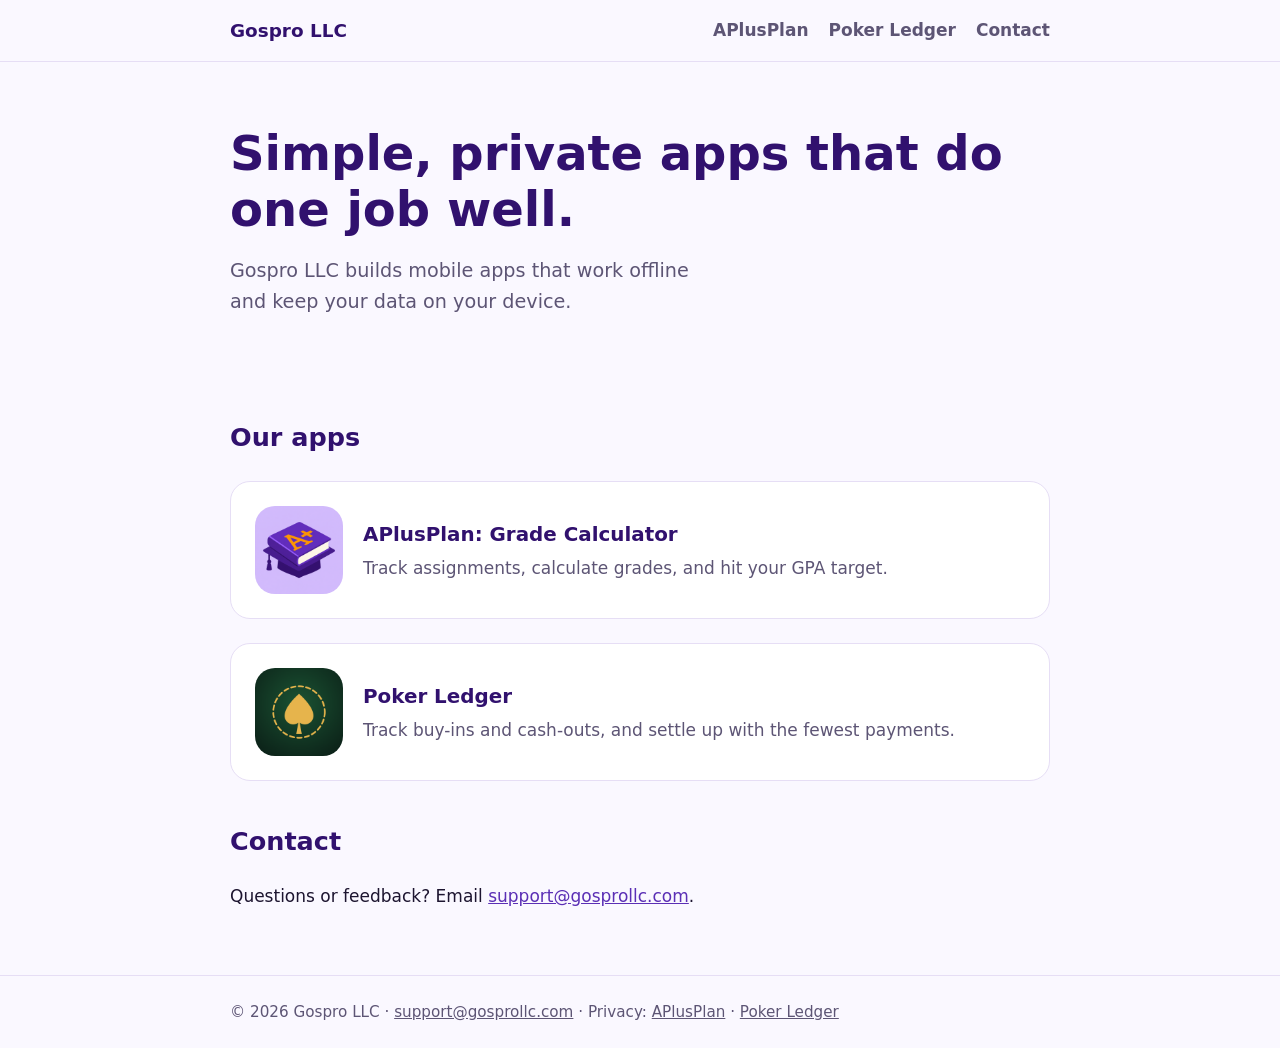
<file: index.html>
<!doctype html>
<html lang="en"><head><meta charset="utf-8"><meta name="viewport" content="width=device-width,initial-scale=1">
<title>Gospro LLC</title><meta name="description" content="Gospro LLC builds simple, private mobile apps."><link rel="icon" href="./assets/aplusplan-icon.png">
<link rel="stylesheet" href="./style.css"></head><body>
<header class="site"><div class="wrap"><a class="logo" href="./">Gospro LLC</a>
<nav><a href="./aplusplan/">APlusPlan</a><a href="./pokerledger/">Poker Ledger</a><a href="mailto:support@gosprollc.com">Contact</a></nav></div></header>
<main class="wrap">
<section class="hero"><h1>Simple, private apps that do one job well.</h1>
<p class="lead">Gospro LLC builds mobile apps that work offline and keep your data on your device.</p></section>
<h2>Our apps</h2>
<a class="card" href="aplusplan/"><img src="assets/aplusplan-icon.png" alt="APlusPlan icon"><div><h3>APlusPlan: Grade Calculator</h3><p>Track assignments, calculate grades, and hit your GPA target.</p></div></a>
<a class="card" href="pokerledger/"><img src="assets/pokerledger-icon.png" alt="Poker Ledger icon"><div><h3>Poker Ledger</h3><p>Track buy-ins and cash-outs, and settle up with the fewest payments.</p></div></a>
<h2>Contact</h2>
<p>Questions or feedback? Email <a href="mailto:support@gosprollc.com">support@gosprollc.com</a>.</p>
</main>
<footer><div class="wrap">&copy; 2026 Gospro LLC &middot; <a href="mailto:support@gosprollc.com">support@gosprollc.com</a> &middot; Privacy: <a href="./aplusplan/privacy/">APlusPlan</a> &middot; <a href="./pokerledger/privacy/">Poker Ledger</a></div></footer>
</body></html>
</file>
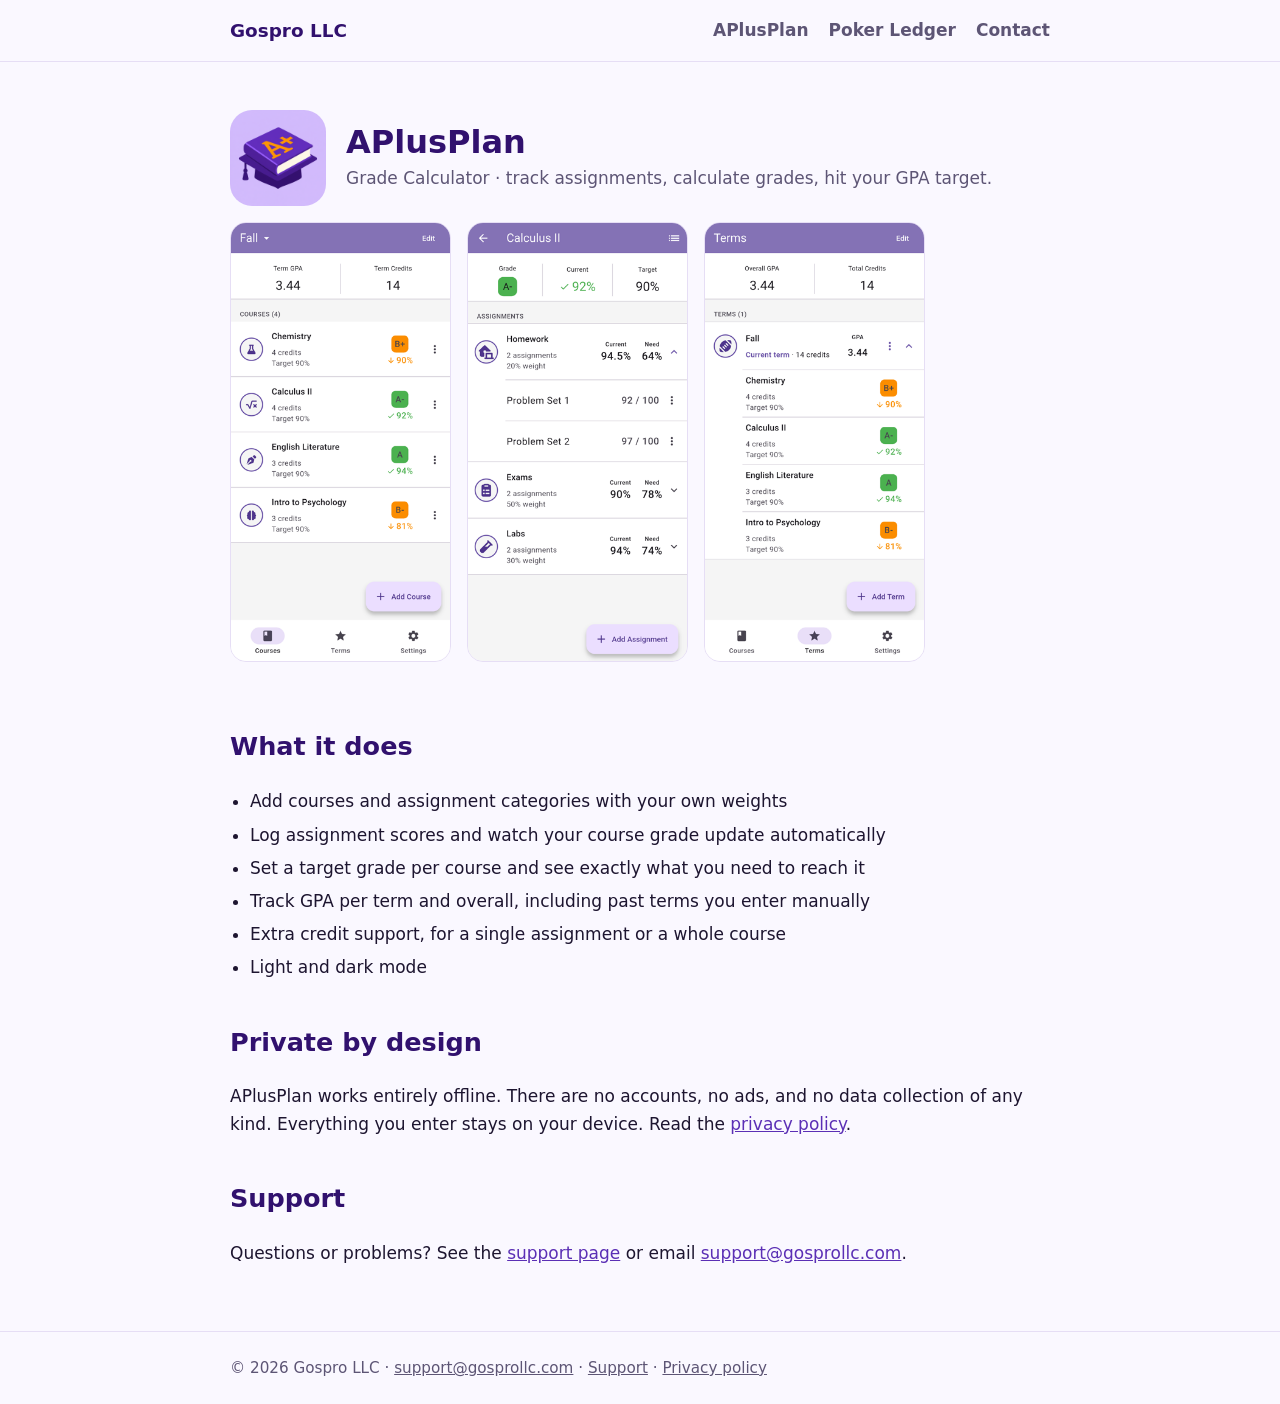
<file: aplusplan/index.html>
<!doctype html>
<html lang="en"><head><meta charset="utf-8"><meta name="viewport" content="width=device-width,initial-scale=1">
<title>APlusPlan: Grade Calculator | Gospro LLC</title><meta name="description" content="Track assignments, calculate grades, and hit your GPA target. Works offline with no accounts or ads."><link rel="icon" href="../assets/aplusplan-icon.png">
<link rel="stylesheet" href="../style.css"></head><body>
<header class="site"><div class="wrap"><a class="logo" href="../">Gospro LLC</a>
<nav><a href="../aplusplan/">APlusPlan</a><a href="../pokerledger/">Poker Ledger</a><a href="mailto:support@gosprollc.com">Contact</a></nav></div></header>
<main class="wrap">
<div class="app-head"><img src="../assets/aplusplan-icon.png" alt="APlusPlan icon"><div><h1>APlusPlan</h1><p class="tag">Grade Calculator &middot; track assignments, calculate grades, hit your GPA target.</p></div></div>
<div class="shots"><img src="../assets/01-courses.png" alt="Course list with grades and term GPA"><img src="../assets/02-course-detail.png" alt="Course detail with weighted categories and assignments"><img src="../assets/04-terms.png" alt="Terms with overall GPA"></div>
<h2>What it does</h2>
<ul class="feat"><li>Add courses and assignment categories with your own weights</li>
<li>Log assignment scores and watch your course grade update automatically</li>
<li>Set a target grade per course and see exactly what you need to reach it</li>
<li>Track GPA per term and overall, including past terms you enter manually</li>
<li>Extra credit support, for a single assignment or a whole course</li>
<li>Light and dark mode</li></ul>
<h2>Private by design</h2>
<p>APlusPlan works entirely offline. There are no accounts, no ads, and no data collection of any kind. Everything you enter stays on your device. Read the <a href="privacy/">privacy policy</a>.</p>
<h2>Support</h2>
<p>Questions or problems? See the <a href="support/">support page</a> or email <a href="mailto:support@gosprollc.com">support@gosprollc.com</a>.</p>
</main>
<footer><div class="wrap">&copy; 2026 Gospro LLC &middot; <a href="mailto:support@gosprollc.com">support@gosprollc.com</a> &middot; <a href="../aplusplan/support/">Support</a> &middot; <a href="../aplusplan/privacy/">Privacy policy</a></div></footer>
</body></html>
</file>
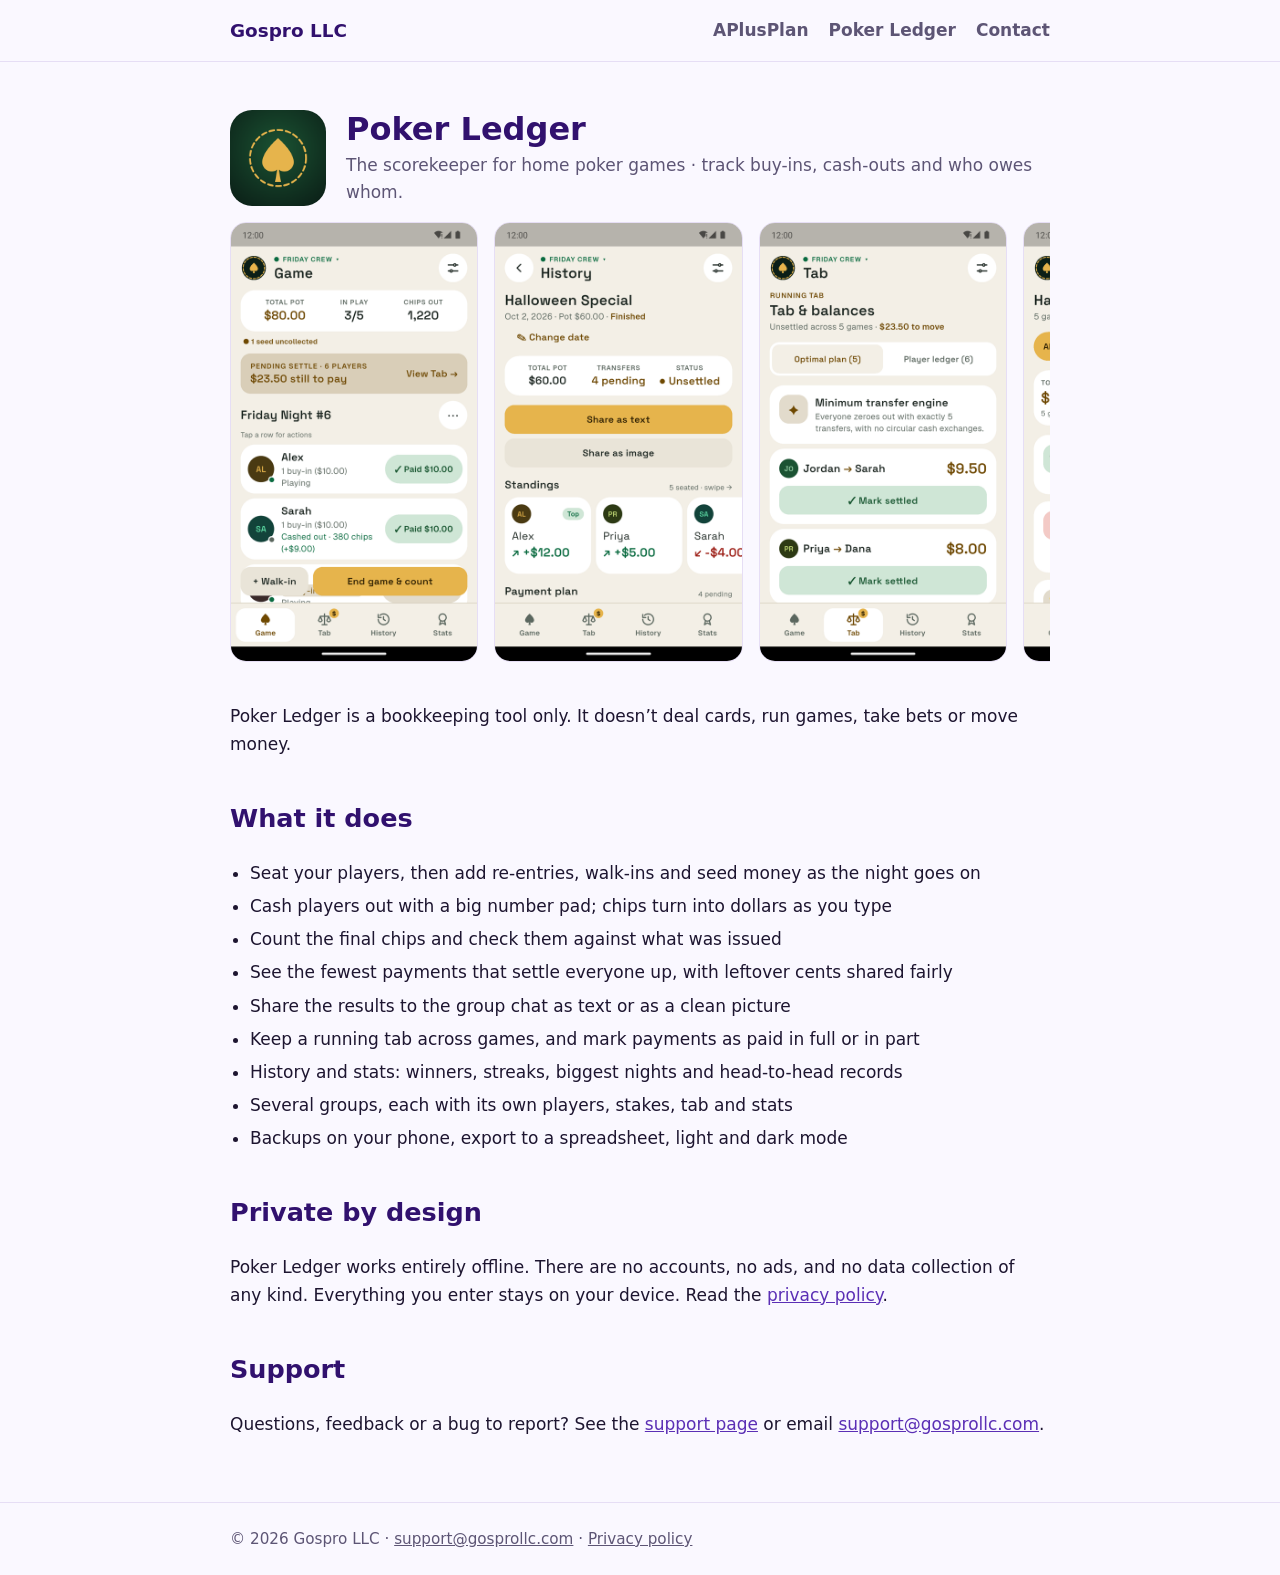
<file: pokerledger/index.html>
<!doctype html>
<html lang="en"><head><meta charset="utf-8"><meta name="viewport" content="width=device-width,initial-scale=1">
<title>Poker Ledger | Gospro LLC</title><meta name="description" content="Track poker buy-ins, cash-outs and who owes whom. Settle up in seconds. Works offline with no accounts or ads."><link rel="icon" href="../assets/pokerledger-icon.png">
<link rel="stylesheet" href="../style.css"></head><body>
<header class="site"><div class="wrap"><a class="logo" href="../">Gospro LLC</a>
<nav><a href="../aplusplan/">APlusPlan</a><a href="../pokerledger/">Poker Ledger</a><a href="mailto:support@gosprollc.com">Contact</a></nav></div></header>
<main class="wrap">
<div class="app-head"><img src="../assets/pokerledger-icon.png" alt="Poker Ledger icon"><div><h1>Poker Ledger</h1><p class="tag">The scorekeeper for home poker games &middot; track buy-ins, cash-outs and who owes whom.</p></div></div>
<div class="shots"><img src="../assets/pl-01-live-table.png" alt="Live table with players, buy-ins and chip counts"><img src="../assets/pl-04-settlement.png" alt="Settlement results with the fewest payments"><img src="../assets/pl-02-tab.png" alt="Running tab and payment plan"><img src="../assets/pl-03-stats.png" alt="Stats with hall of fame and shame"></div>
<p>Poker Ledger is a bookkeeping tool only. It doesn&rsquo;t deal cards, run games, take bets or move money.</p>
<h2>What it does</h2>
<ul class="feat"><li>Seat your players, then add re-entries, walk-ins and seed money as the night goes on</li>
<li>Cash players out with a big number pad; chips turn into dollars as you type</li>
<li>Count the final chips and check them against what was issued</li>
<li>See the fewest payments that settle everyone up, with leftover cents shared fairly</li>
<li>Share the results to the group chat as text or as a clean picture</li>
<li>Keep a running tab across games, and mark payments as paid in full or in part</li>
<li>History and stats: winners, streaks, biggest nights and head-to-head records</li>
<li>Several groups, each with its own players, stakes, tab and stats</li>
<li>Backups on your phone, export to a spreadsheet, light and dark mode</li></ul>
<h2>Private by design</h2>
<p>Poker Ledger works entirely offline. There are no accounts, no ads, and no data collection of any kind. Everything you enter stays on your device. Read the <a href="privacy/">privacy policy</a>.</p>
<h2>Support</h2>
<p>Questions, feedback or a bug to report? See the <a href="support/">support page</a> or email <a href="mailto:support@gosprollc.com">support@gosprollc.com</a>.</p>
</main>
<footer><div class="wrap">&copy; 2026 Gospro LLC &middot; <a href="mailto:support@gosprollc.com">support@gosprollc.com</a> &middot; <a href="../pokerledger/privacy/">Privacy policy</a></div></footer>
</body></html>
</file>
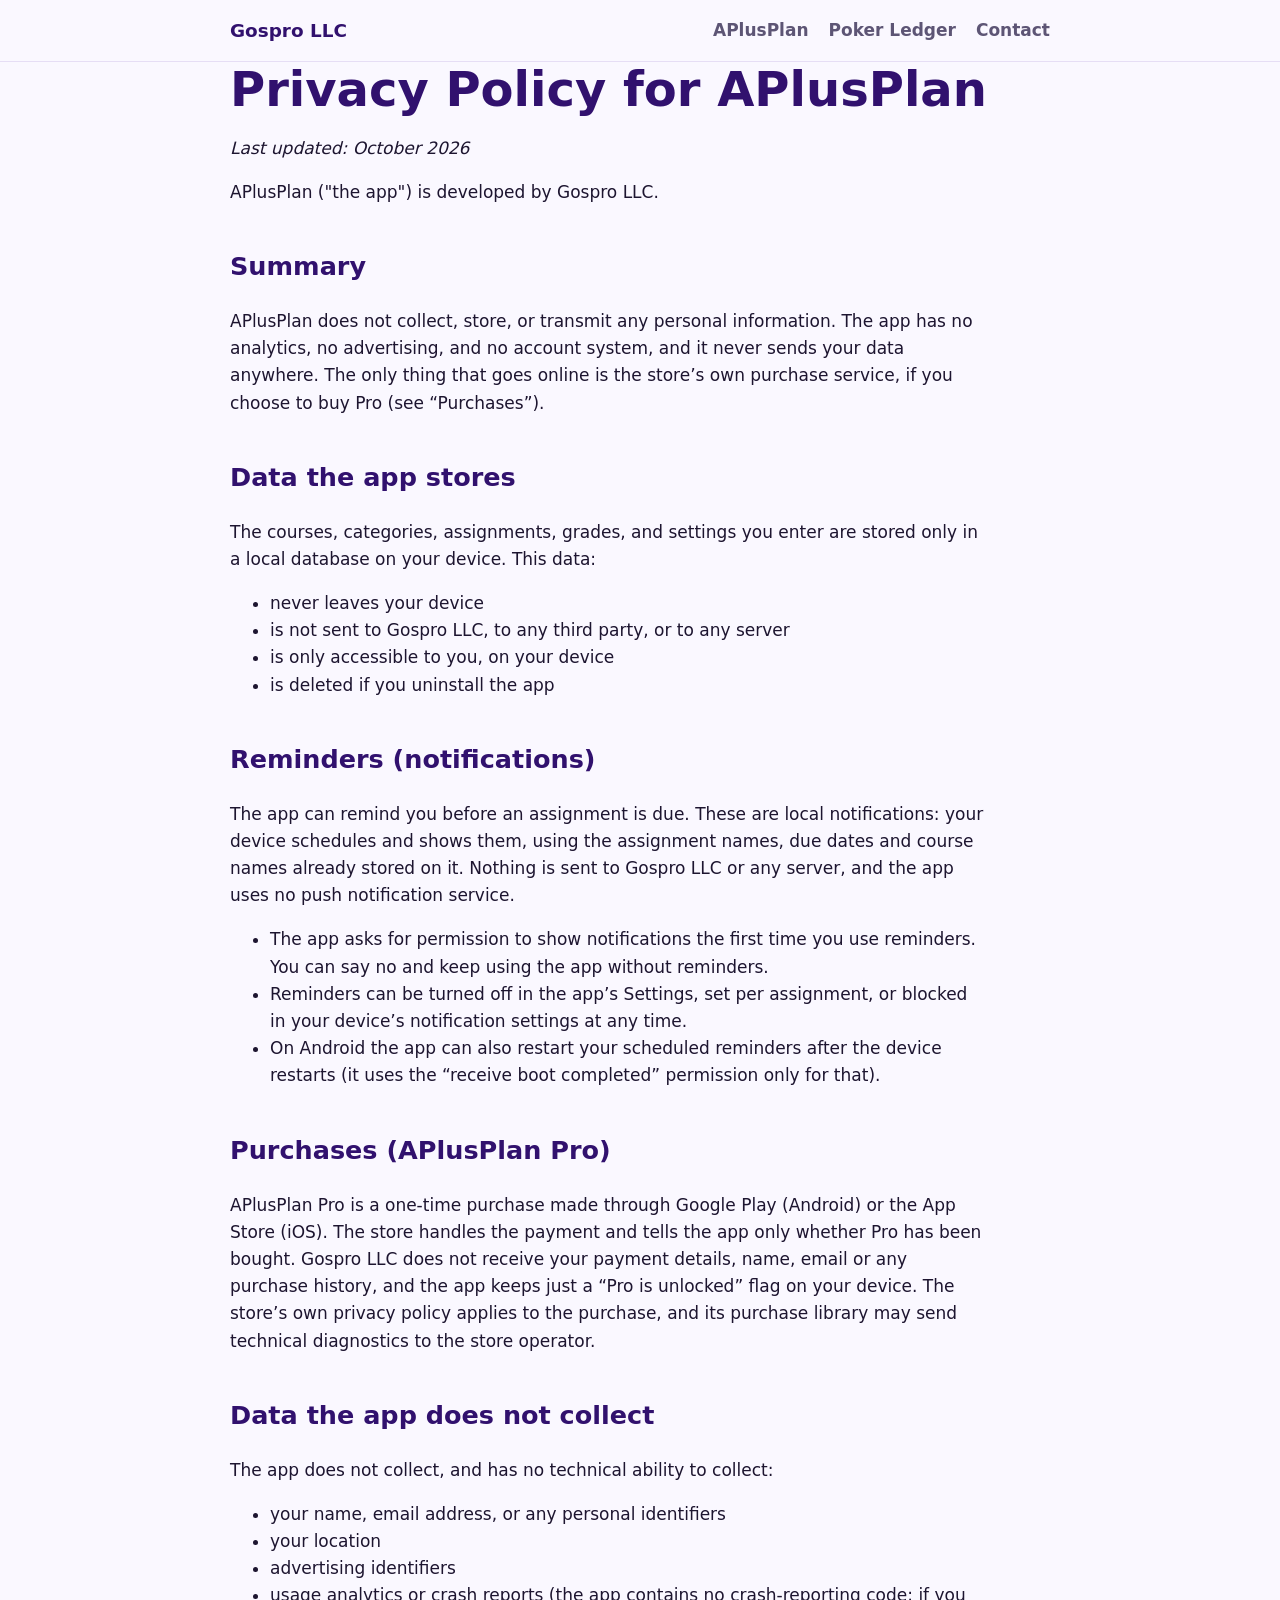
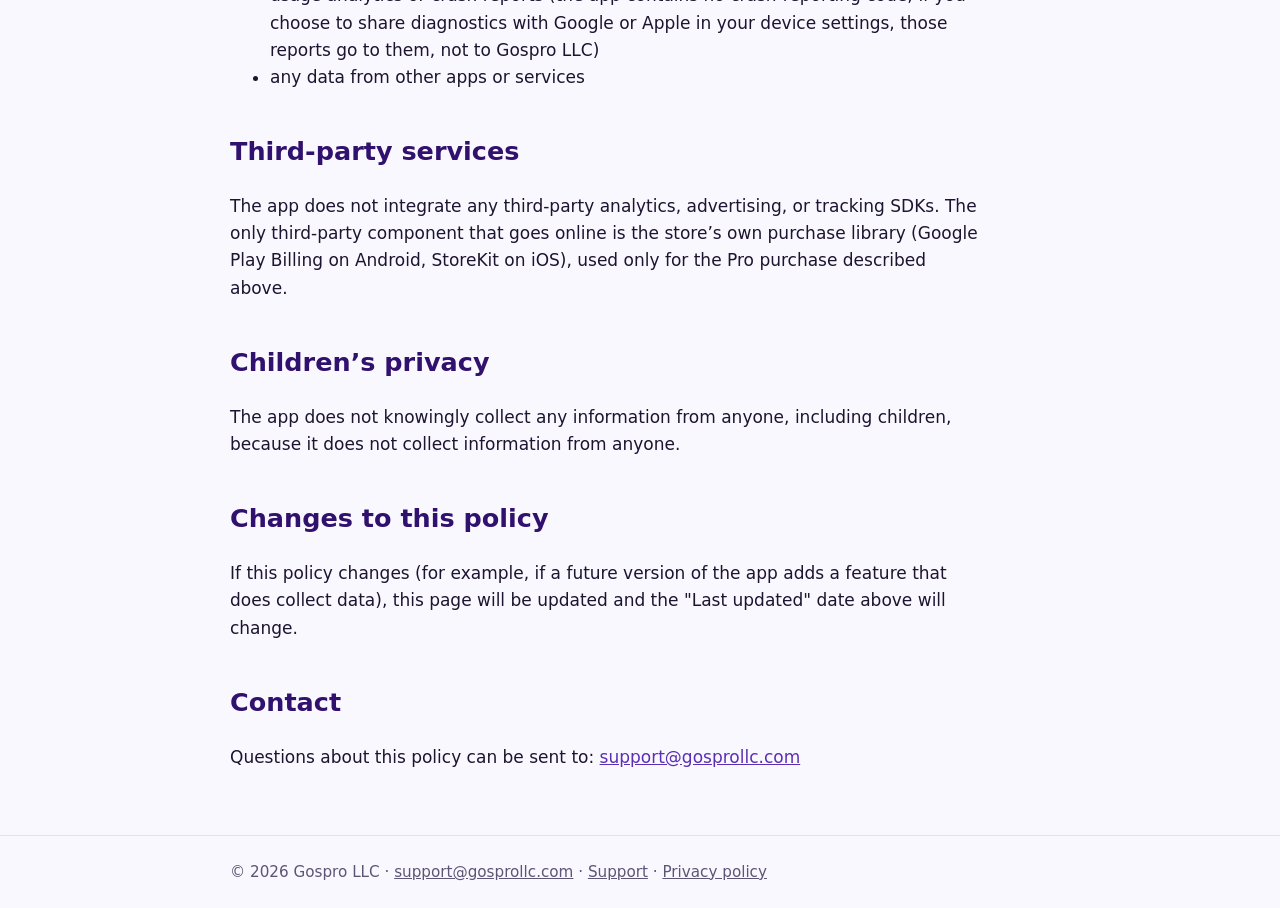
<file: aplusplan/privacy/index.html>
<!doctype html>
<html lang="en"><head><meta charset="utf-8"><meta name="viewport" content="width=device-width,initial-scale=1">
<title>APlusPlan Privacy Policy | Gospro LLC</title><meta name="description" content="Privacy policy for the APlusPlan app."><link rel="icon" href="../../assets/aplusplan-icon.png">
<link rel="stylesheet" href="../../style.css"></head><body>
<header class="site"><div class="wrap"><a class="logo" href="../../">Gospro LLC</a>
<nav><a href="../../aplusplan/">APlusPlan</a><a href="../../pokerledger/">Poker Ledger</a><a href="mailto:support@gosprollc.com">Contact</a></nav></div></header>
<main class="wrap">
<article class="policy"><h1>Privacy Policy for APlusPlan</h1><p><em>Last updated: October 2026</em></p>
<p>APlusPlan ("the app") is developed by Gospro LLC.</p>
<h2>Summary</h2><p>APlusPlan does not collect, store, or transmit any personal information. The app has no analytics, no advertising, and no account system, and it never sends your data anywhere. The only thing that goes online is the store&rsquo;s own purchase service, if you choose to buy Pro (see &ldquo;Purchases&rdquo;).</p>
<h2>Data the app stores</h2><p>The courses, categories, assignments, grades, and settings you enter are stored only in a local database on your device. This data:</p>
<ul><li>never leaves your device</li><li>is not sent to Gospro LLC, to any third party, or to any server</li><li>is only accessible to you, on your device</li><li>is deleted if you uninstall the app</li></ul>
<h2>Reminders (notifications)</h2><p>The app can remind you before an assignment is due. These are local notifications: your device schedules and shows them, using the assignment names, due dates and course names already stored on it. Nothing is sent to Gospro LLC or any server, and the app uses no push notification service.</p>
<ul><li>The app asks for permission to show notifications the first time you use reminders. You can say no and keep using the app without reminders.</li><li>Reminders can be turned off in the app&rsquo;s Settings, set per assignment, or blocked in your device&rsquo;s notification settings at any time.</li><li>On Android the app can also restart your scheduled reminders after the device restarts (it uses the &ldquo;receive boot completed&rdquo; permission only for that).</li></ul>
<h2>Purchases (APlusPlan Pro)</h2><p>APlusPlan Pro is a one-time purchase made through Google Play (Android) or the App Store (iOS). The store handles the payment and tells the app only whether Pro has been bought. Gospro LLC does not receive your payment details, name, email or any purchase history, and the app keeps just a &ldquo;Pro is unlocked&rdquo; flag on your device. The store&rsquo;s own privacy policy applies to the purchase, and its purchase library may send technical diagnostics to the store operator.</p>
<h2>Data the app does not collect</h2><p>The app does not collect, and has no technical ability to collect:</p>
<ul><li>your name, email address, or any personal identifiers</li><li>your location</li><li>advertising identifiers</li><li>usage analytics or crash reports (the app contains no crash-reporting code; if you choose to share diagnostics with Google or Apple in your device settings, those reports go to them, not to Gospro LLC)</li><li>any data from other apps or services</li></ul>
<h2>Third-party services</h2><p>The app does not integrate any third-party analytics, advertising, or tracking SDKs. The only third-party component that goes online is the store&rsquo;s own purchase library (Google Play Billing on Android, StoreKit on iOS), used only for the Pro purchase described above.</p>
<h2>Children&rsquo;s privacy</h2><p>The app does not knowingly collect any information from anyone, including children, because it does not collect information from anyone.</p>
<h2>Changes to this policy</h2><p>If this policy changes (for example, if a future version of the app adds a feature that does collect data), this page will be updated and the "Last updated" date above will change.</p>
<h2>Contact</h2><p>Questions about this policy can be sent to: <a href="mailto:support@gosprollc.com">support@gosprollc.com</a></p></article>
</main>
<footer><div class="wrap">&copy; 2026 Gospro LLC &middot; <a href="mailto:support@gosprollc.com">support@gosprollc.com</a> &middot; <a href="../../aplusplan/support/">Support</a> &middot; <a href="../../aplusplan/privacy/">Privacy policy</a></div></footer>
</body></html>
</file>
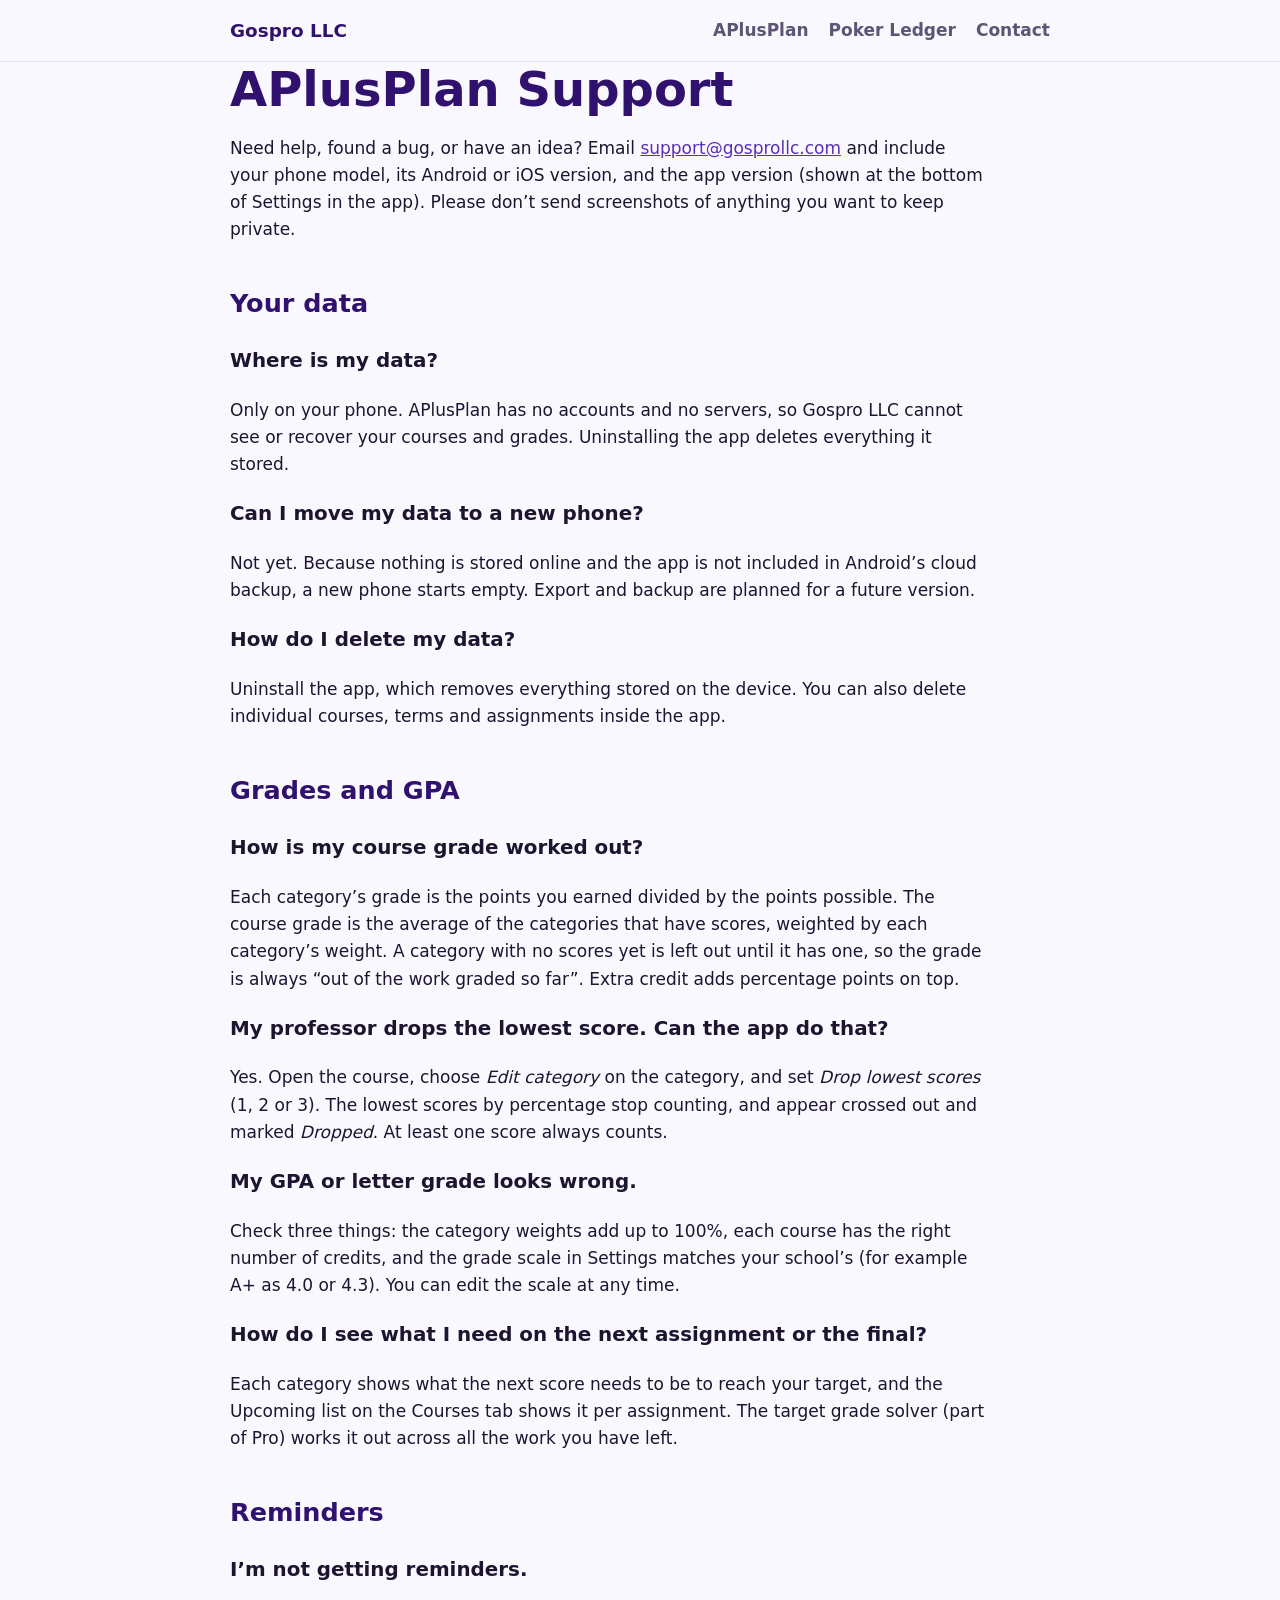
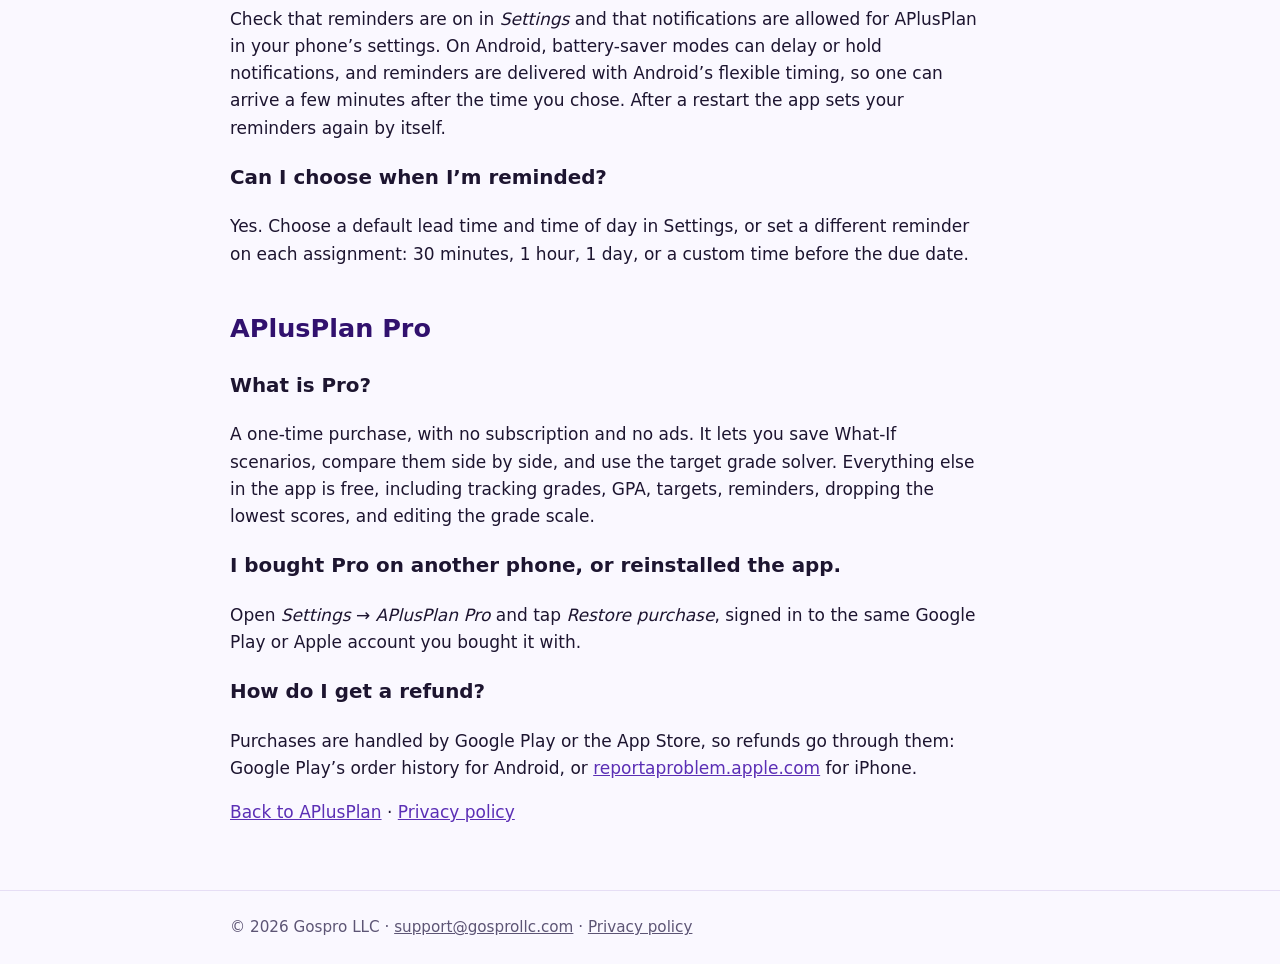
<file: aplusplan/support/index.html>
<!doctype html>
<html lang="en"><head><meta charset="utf-8"><meta name="viewport" content="width=device-width,initial-scale=1">
<title>APlusPlan Support | Gospro LLC</title><meta name="description" content="Help and contact details for the APlusPlan grade calculator app."><link rel="icon" href="../../assets/aplusplan-icon.png">
<link rel="stylesheet" href="../../style.css"></head><body>
<header class="site"><div class="wrap"><a class="logo" href="../../">Gospro LLC</a>
<nav><a href="../../aplusplan/">APlusPlan</a><a href="../../pokerledger/">Poker Ledger</a><a href="mailto:support@gosprollc.com">Contact</a></nav></div></header>
<main class="wrap">
<article class="policy"><h1>APlusPlan Support</h1>
<p>Need help, found a bug, or have an idea? Email <a href="mailto:support@gosprollc.com">support@gosprollc.com</a> and include your phone model, its Android or iOS version, and the app version (shown at the bottom of Settings in the app). Please don&rsquo;t send screenshots of anything you want to keep private.</p>

<h2>Your data</h2>
<h3>Where is my data?</h3>
<p>Only on your phone. APlusPlan has no accounts and no servers, so Gospro LLC cannot see or recover your courses and grades. Uninstalling the app deletes everything it stored.</p>
<h3>Can I move my data to a new phone?</h3>
<p>Not yet. Because nothing is stored online and the app is not included in Android&rsquo;s cloud backup, a new phone starts empty. Export and backup are planned for a future version.</p>
<h3>How do I delete my data?</h3>
<p>Uninstall the app, which removes everything stored on the device. You can also delete individual courses, terms and assignments inside the app.</p>

<h2>Grades and GPA</h2>
<h3>How is my course grade worked out?</h3>
<p>Each category&rsquo;s grade is the points you earned divided by the points possible. The course grade is the average of the categories that have scores, weighted by each category&rsquo;s weight. A category with no scores yet is left out until it has one, so the grade is always &ldquo;out of the work graded so far&rdquo;. Extra credit adds percentage points on top.</p>
<h3>My professor drops the lowest score. Can the app do that?</h3>
<p>Yes. Open the course, choose <em>Edit category</em> on the category, and set <em>Drop lowest scores</em> (1, 2 or 3). The lowest scores by percentage stop counting, and appear crossed out and marked <em>Dropped</em>. At least one score always counts.</p>
<h3>My GPA or letter grade looks wrong.</h3>
<p>Check three things: the category weights add up to 100%, each course has the right number of credits, and the grade scale in Settings matches your school&rsquo;s (for example A+ as 4.0 or 4.3). You can edit the scale at any time.</p>
<h3>How do I see what I need on the next assignment or the final?</h3>
<p>Each category shows what the next score needs to be to reach your target, and the Upcoming list on the Courses tab shows it per assignment. The target grade solver (part of Pro) works it out across all the work you have left.</p>

<h2>Reminders</h2>
<h3>I&rsquo;m not getting reminders.</h3>
<p>Check that reminders are on in <em>Settings</em> and that notifications are allowed for APlusPlan in your phone&rsquo;s settings. On Android, battery-saver modes can delay or hold notifications, and reminders are delivered with Android&rsquo;s flexible timing, so one can arrive a few minutes after the time you chose. After a restart the app sets your reminders again by itself.</p>
<h3>Can I choose when I&rsquo;m reminded?</h3>
<p>Yes. Choose a default lead time and time of day in Settings, or set a different reminder on each assignment: 30 minutes, 1 hour, 1 day, or a custom time before the due date.</p>

<h2>APlusPlan Pro</h2>
<h3>What is Pro?</h3>
<p>A one-time purchase, with no subscription and no ads. It lets you save What-If scenarios, compare them side by side, and use the target grade solver. Everything else in the app is free, including tracking grades, GPA, targets, reminders, dropping the lowest scores, and editing the grade scale.</p>
<h3>I bought Pro on another phone, or reinstalled the app.</h3>
<p>Open <em>Settings</em> &rarr; <em>APlusPlan Pro</em> and tap <em>Restore purchase</em>, signed in to the same Google Play or Apple account you bought it with.</p>
<h3>How do I get a refund?</h3>
<p>Purchases are handled by Google Play or the App Store, so refunds go through them: Google Play&rsquo;s order history for Android, or <a href="https://reportaproblem.apple.com">reportaproblem.apple.com</a> for iPhone.</p>

<p><a href="../">Back to APlusPlan</a> &middot; <a href="../privacy/">Privacy policy</a></p></article>
</main>
<footer><div class="wrap">&copy; 2026 Gospro LLC &middot; <a href="mailto:support@gosprollc.com">support@gosprollc.com</a> &middot; <a href="../../aplusplan/privacy/">Privacy policy</a></div></footer>
</body></html>
</file>
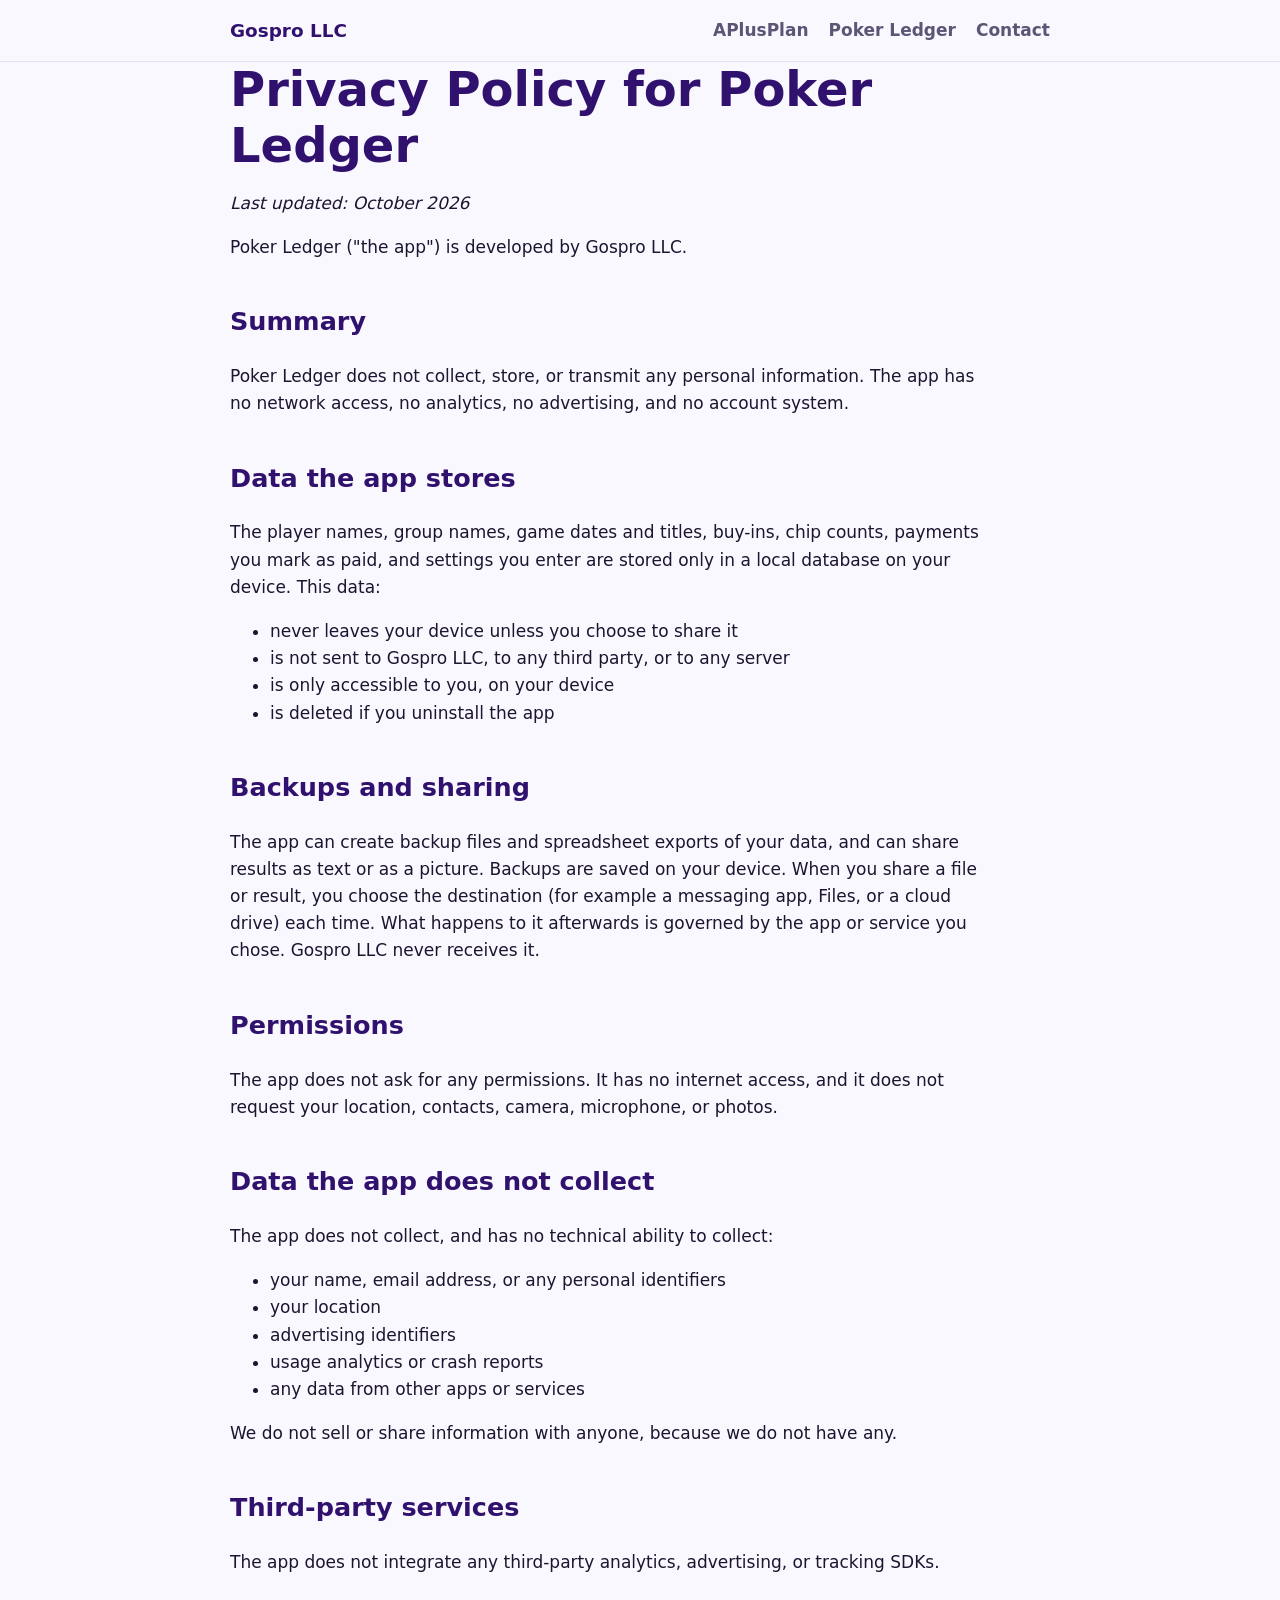
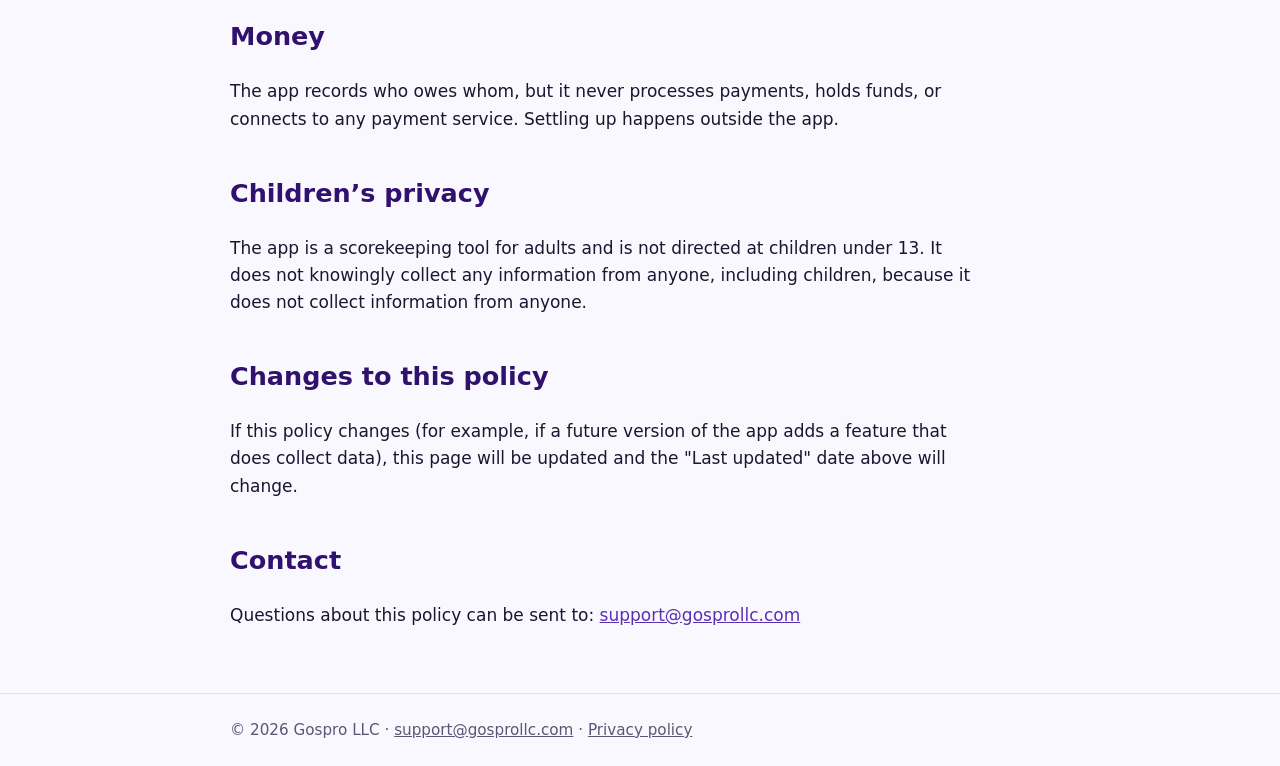
<file: pokerledger/privacy/index.html>
<!doctype html>
<html lang="en"><head><meta charset="utf-8"><meta name="viewport" content="width=device-width,initial-scale=1">
<title>Poker Ledger Privacy Policy | Gospro LLC</title><meta name="description" content="Privacy policy for the Poker Ledger app."><link rel="icon" href="../../assets/pokerledger-icon.png">
<link rel="stylesheet" href="../../style.css"></head><body>
<header class="site"><div class="wrap"><a class="logo" href="../../">Gospro LLC</a>
<nav><a href="../../aplusplan/">APlusPlan</a><a href="../../pokerledger/">Poker Ledger</a><a href="mailto:support@gosprollc.com">Contact</a></nav></div></header>
<main class="wrap">
<article class="policy"><h1>Privacy Policy for Poker Ledger</h1><p><em>Last updated: October 2026</em></p>
<p>Poker Ledger ("the app") is developed by Gospro LLC.</p>
<h2>Summary</h2><p>Poker Ledger does not collect, store, or transmit any personal information. The app has no network access, no analytics, no advertising, and no account system.</p>
<h2>Data the app stores</h2><p>The player names, group names, game dates and titles, buy-ins, chip counts, payments you mark as paid, and settings you enter are stored only in a local database on your device. This data:</p>
<ul><li>never leaves your device unless you choose to share it</li><li>is not sent to Gospro LLC, to any third party, or to any server</li><li>is only accessible to you, on your device</li><li>is deleted if you uninstall the app</li></ul>
<h2>Backups and sharing</h2><p>The app can create backup files and spreadsheet exports of your data, and can share results as text or as a picture. Backups are saved on your device. When you share a file or result, you choose the destination (for example a messaging app, Files, or a cloud drive) each time. What happens to it afterwards is governed by the app or service you chose. Gospro LLC never receives it.</p>
<h2>Permissions</h2><p>The app does not ask for any permissions. It has no internet access, and it does not request your location, contacts, camera, microphone, or photos.</p>
<h2>Data the app does not collect</h2><p>The app does not collect, and has no technical ability to collect:</p>
<ul><li>your name, email address, or any personal identifiers</li><li>your location</li><li>advertising identifiers</li><li>usage analytics or crash reports</li><li>any data from other apps or services</li></ul>
<p>We do not sell or share information with anyone, because we do not have any.</p>
<h2>Third-party services</h2><p>The app does not integrate any third-party analytics, advertising, or tracking SDKs.</p>
<h2>Money</h2><p>The app records who owes whom, but it never processes payments, holds funds, or connects to any payment service. Settling up happens outside the app.</p>
<h2>Children&rsquo;s privacy</h2><p>The app is a scorekeeping tool for adults and is not directed at children under 13. It does not knowingly collect any information from anyone, including children, because it does not collect information from anyone.</p>
<h2>Changes to this policy</h2><p>If this policy changes (for example, if a future version of the app adds a feature that does collect data), this page will be updated and the "Last updated" date above will change.</p>
<h2>Contact</h2><p>Questions about this policy can be sent to: <a href="mailto:support@gosprollc.com">support@gosprollc.com</a></p></article>
</main>
<footer><div class="wrap">&copy; 2026 Gospro LLC &middot; <a href="mailto:support@gosprollc.com">support@gosprollc.com</a> &middot; <a href="../../pokerledger/privacy/">Privacy policy</a></div></footer>
</body></html>
</file>
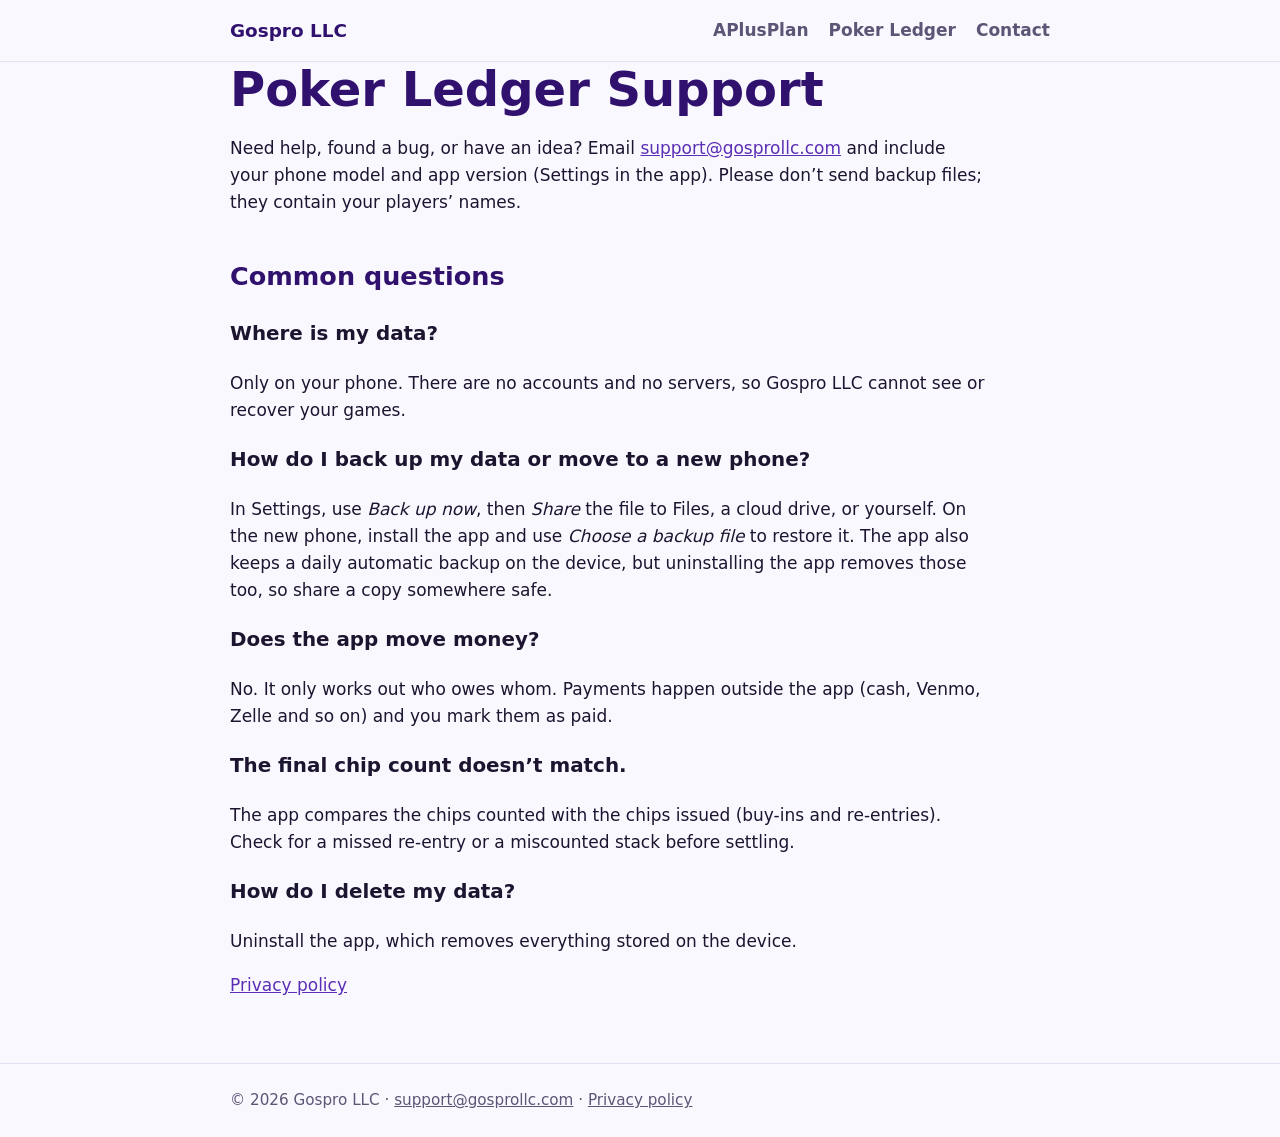
<file: pokerledger/support/index.html>
<!doctype html>
<html lang="en"><head><meta charset="utf-8"><meta name="viewport" content="width=device-width,initial-scale=1">
<title>Poker Ledger Support | Gospro LLC</title><meta name="description" content="Help and contact details for the Poker Ledger app."><link rel="icon" href="../../assets/pokerledger-icon.png">
<link rel="stylesheet" href="../../style.css"></head><body>
<header class="site"><div class="wrap"><a class="logo" href="../../">Gospro LLC</a>
<nav><a href="../../aplusplan/">APlusPlan</a><a href="../../pokerledger/">Poker Ledger</a><a href="mailto:support@gosprollc.com">Contact</a></nav></div></header>
<main class="wrap">
<article class="policy"><h1>Poker Ledger Support</h1>
<p>Need help, found a bug, or have an idea? Email <a href="mailto:support@gosprollc.com">support@gosprollc.com</a> and include your phone model and app version (Settings in the app). Please don&rsquo;t send backup files; they contain your players&rsquo; names.</p>
<h2>Common questions</h2>
<h3>Where is my data?</h3><p>Only on your phone. There are no accounts and no servers, so Gospro LLC cannot see or recover your games.</p>
<h3>How do I back up my data or move to a new phone?</h3><p>In Settings, use <em>Back up now</em>, then <em>Share</em> the file to Files, a cloud drive, or yourself. On the new phone, install the app and use <em>Choose a backup file</em> to restore it. The app also keeps a daily automatic backup on the device, but uninstalling the app removes those too, so share a copy somewhere safe.</p>
<h3>Does the app move money?</h3><p>No. It only works out who owes whom. Payments happen outside the app (cash, Venmo, Zelle and so on) and you mark them as paid.</p>
<h3>The final chip count doesn&rsquo;t match.</h3><p>The app compares the chips counted with the chips issued (buy-ins and re-entries). Check for a missed re-entry or a miscounted stack before settling.</p>
<h3>How do I delete my data?</h3><p>Uninstall the app, which removes everything stored on the device.</p>
<p><a href="../privacy/">Privacy policy</a></p></article>
</main>
<footer><div class="wrap">&copy; 2026 Gospro LLC &middot; <a href="mailto:support@gosprollc.com">support@gosprollc.com</a> &middot; <a href="../../pokerledger/privacy/">Privacy policy</a></div></footer>
</body></html>
</file>
<file: style.css>
:root{--bg:#faf8ff;--surface:#fff;--text:#1d1530;--muted:#5d5575;--brand:#5b2fb5;--deep:#31116e;--accent:#ff9500;--line:#e6def5}
@media (prefers-color-scheme:dark){:root{--bg:#120c1f;--surface:#1c1330;--text:#f1ecfb;--muted:#b3a9cc;--brand:#b79cf5;--deep:#d8c9fa;--line:#2f2548}}
*{box-sizing:border-box}
body{margin:0;background:var(--bg);color:var(--text);font:17px/1.6 system-ui,-apple-system,"Segoe UI",Roboto,sans-serif}
a{color:var(--brand)}
.wrap{max-width:860px;margin:0 auto;padding:0 20px}
header.site{border-bottom:1px solid var(--line)}
header.site .wrap{display:flex;justify-content:space-between;align-items:center;padding-top:16px;padding-bottom:16px}
.logo{font-weight:800;font-size:1.15rem;color:var(--deep);text-decoration:none}
nav a{margin-left:20px;text-decoration:none;color:var(--muted);font-weight:600}
nav a:hover{color:var(--brand)}
.hero{padding:64px 0 40px}
h1{font-size:clamp(2rem,5vw,3rem);line-height:1.15;margin:0 0 16px;color:var(--deep)}
h2{color:var(--deep);margin-top:40px}
.lead{font-size:1.2rem;color:var(--muted);max-width:40ch}
.card{display:flex;gap:20px;align-items:center;background:var(--surface);border:1px solid var(--line);border-radius:20px;padding:24px;text-decoration:none;color:inherit;margin:24px 0}
.card img{width:88px;height:88px;border-radius:20px;flex:none}
.card h3{margin:0 0 4px;color:var(--deep)}
.card p{margin:0;color:var(--muted)}
.shots{display:flex;gap:16px;overflow-x:auto;padding:8px 0 24px}
.shots img{height:440px;border-radius:16px;border:1px solid var(--line);flex:none}
ul.feat{padding-left:20px}ul.feat li{margin:6px 0}
.app-head{display:flex;gap:20px;align-items:center;margin:48px 0 8px}
.app-head img{width:96px;height:96px;border-radius:22px}
.app-head h1{margin:0;font-size:2rem}
.tag{color:var(--muted);margin:4px 0 0}
footer{border-top:1px solid var(--line);margin-top:64px;padding:24px 0;color:var(--muted);font-size:.95rem}
footer a{color:var(--muted)}
.policy{max-width:70ch}
</file>
